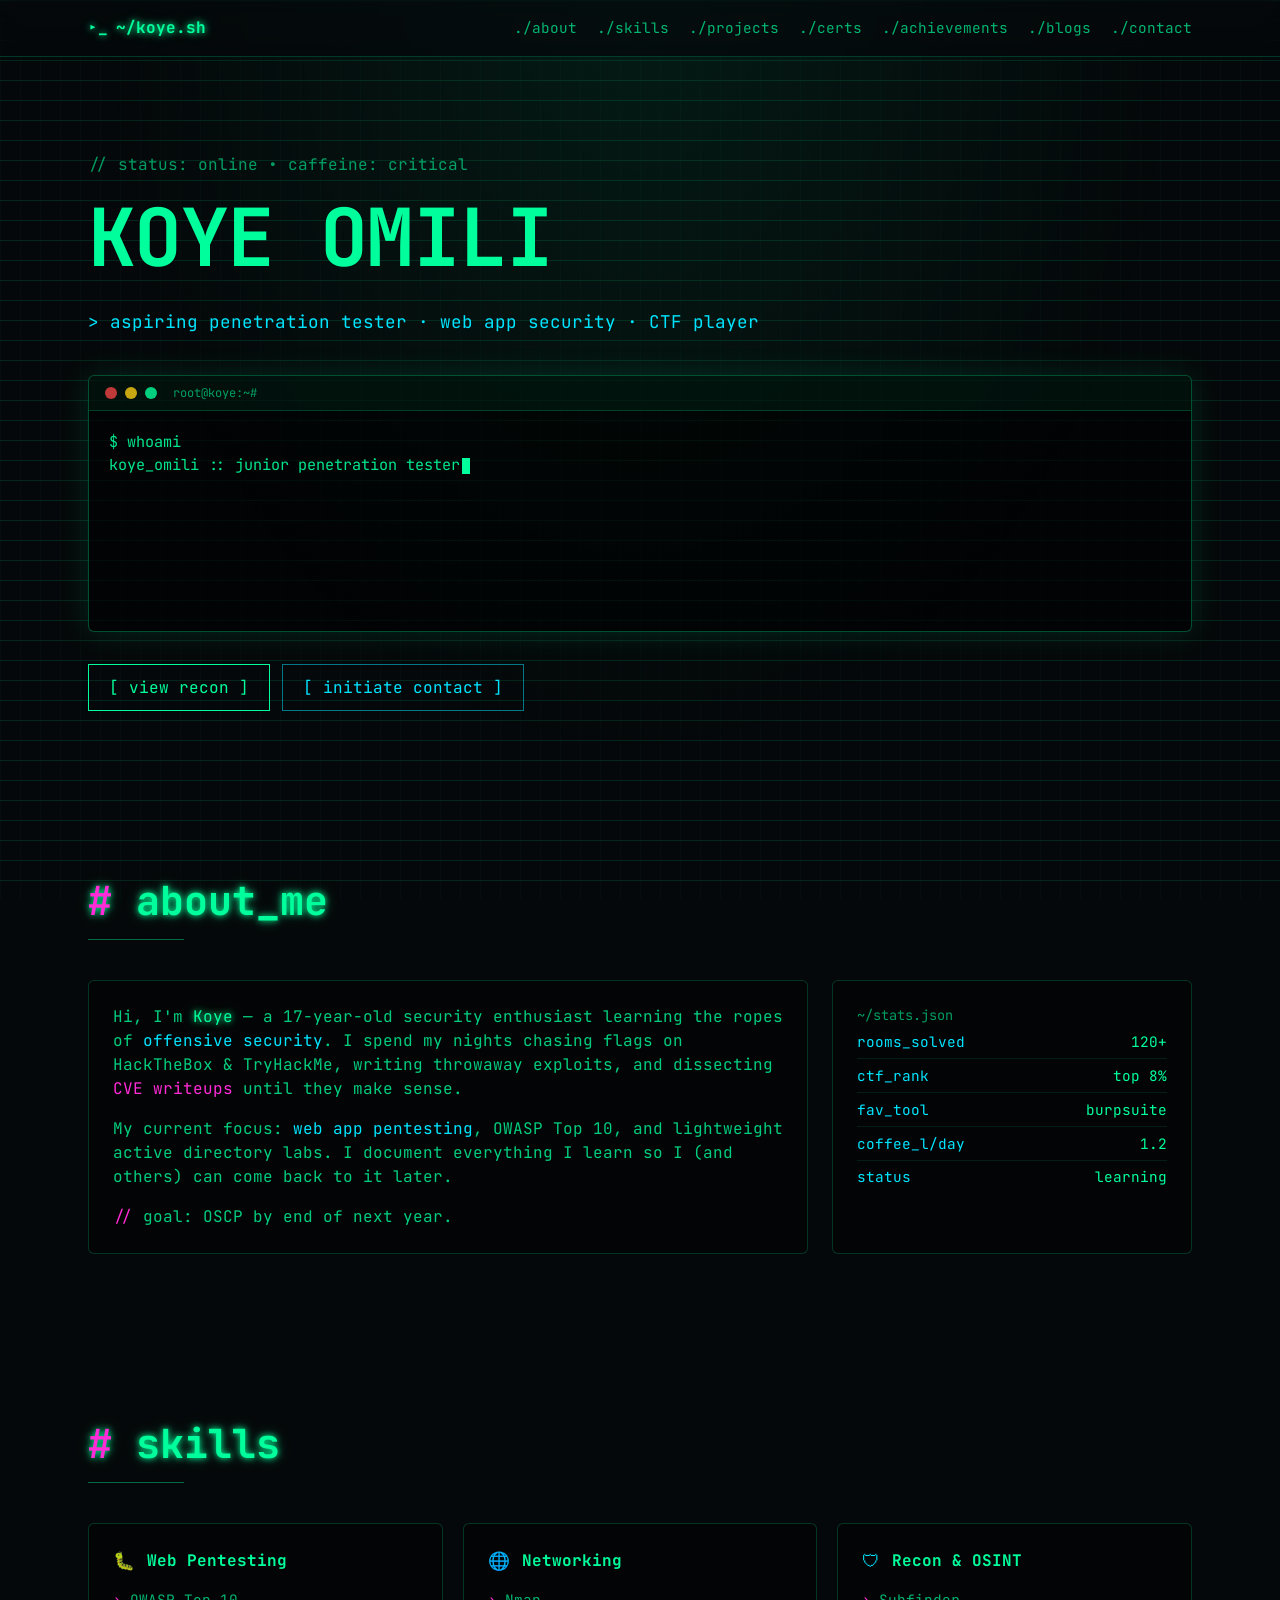
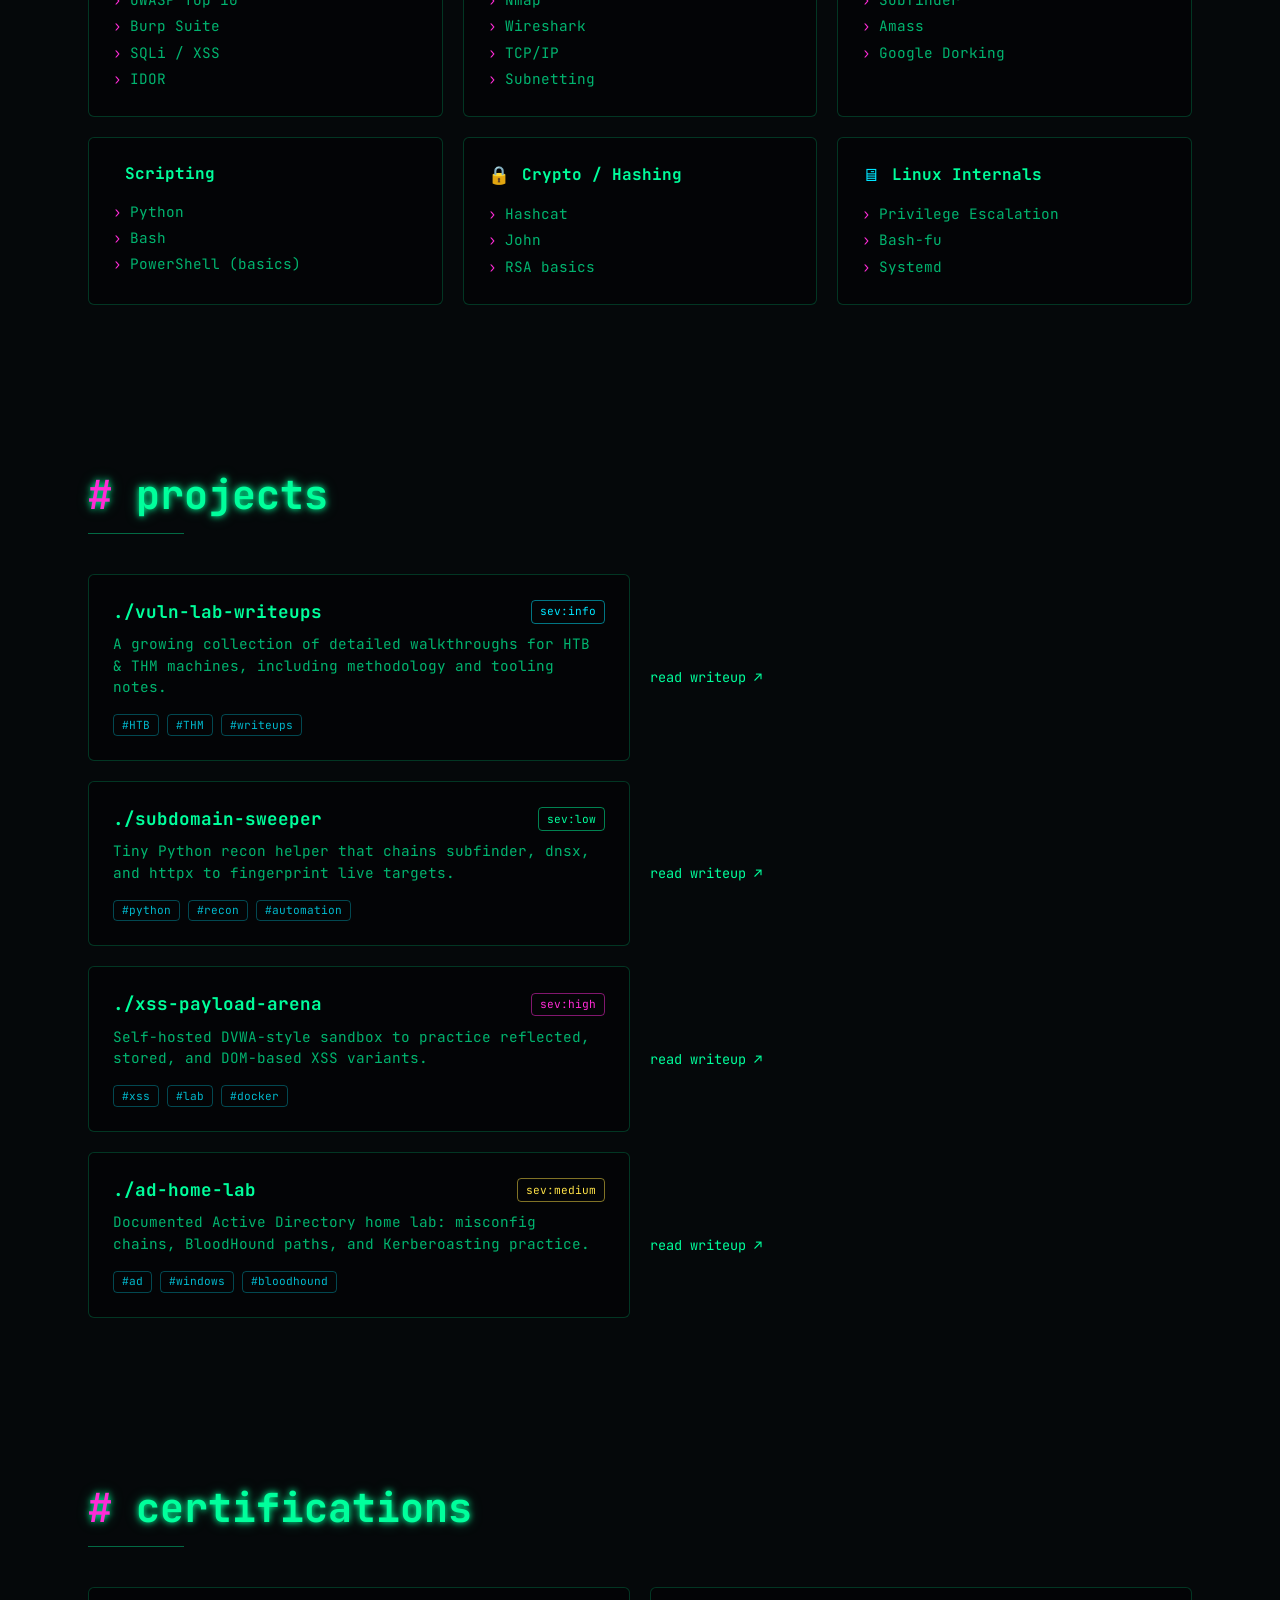
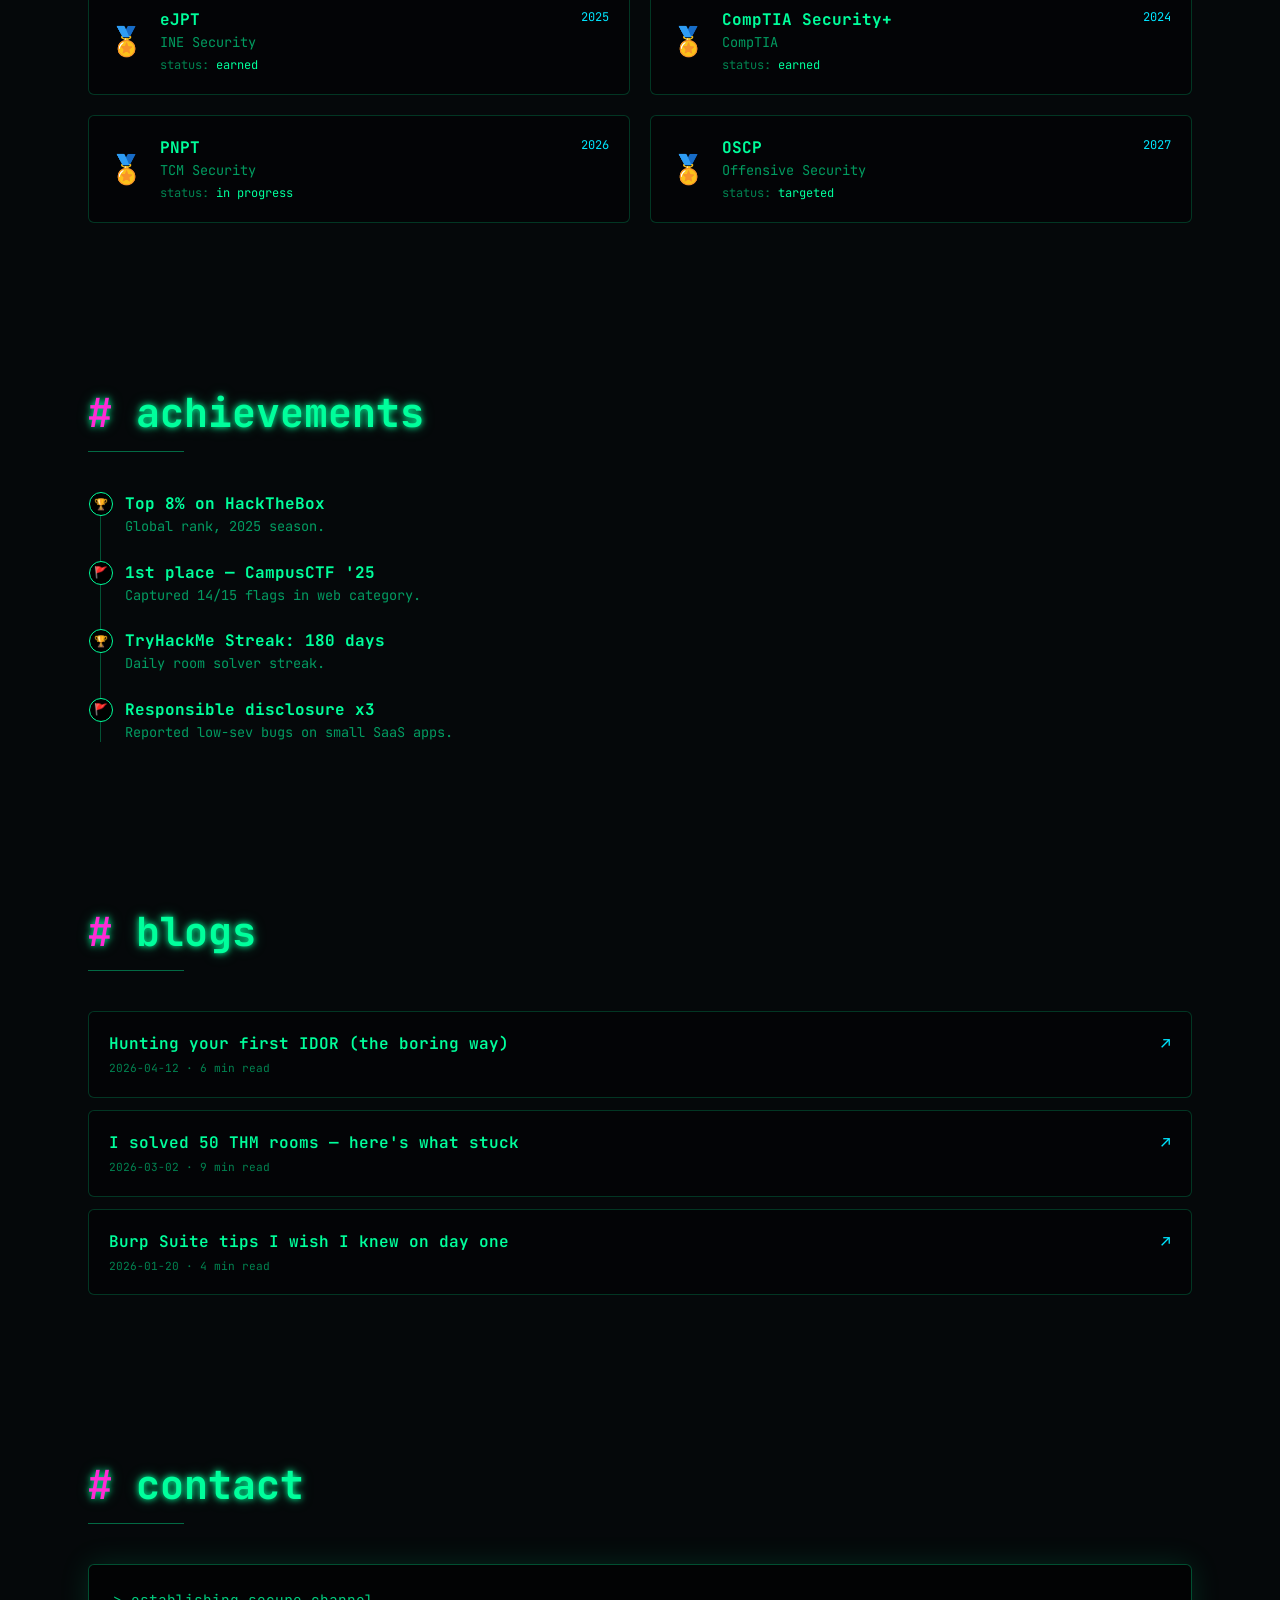
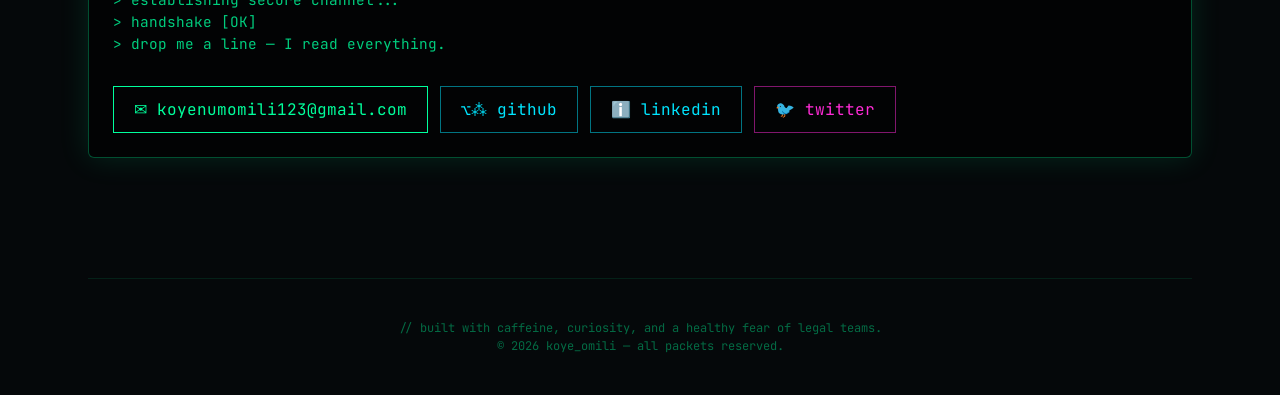
<file: index.html>
<!DOCTYPE html>
<html lang="en">

<head>
  <meta charset="UTF-8" />
  <meta name="viewport" content="width=device-width, initial-scale=1" />
  <title>Koye Omili — Junior Penetration Tester</title>
  <meta name="description"
    content="Portfolio of Koye Omili, a beginner penetration tester focused on web security, CTFs, and offensive research." />
  <meta property="og:title" content="Koye Omili — Junior Penetration Tester" />
  <meta property="og:description" content="Web pentesting, CTFs, writeups and security research." />
  <link rel="preconnect" href="https://fonts.googleapis.com" />
  <link rel="preconnect" href="https://fonts.gstatic.com" crossorigin />
  <link rel="stylesheet"
    href="https://fonts.googleapis.com/css2?family=JetBrains+Mono:wght@400;500;700&family=Share+Tech+Mono&display=swap" />
  <link rel="stylesheet" href="styles.css" />
  <meta name="google-site-verification" content="vzgyAZ0OdzNsra5fVZMrkfT1EmpEcz-JHR0092jANQA" />
</head>

<body>
  <!-- Animated backdrop -->
  <div class="bg-grid"></div>
  <div class="bg-radial"></div>
  <div class="scanline"></div>

  <!-- Nav -->
  <header class="nav">
    <div class="nav-inner container">
      <a href="#top" class="brand text-glow">
        <span class="icon">▸_</span>
        <span>~/koye.sh</span>
      </a>
      <nav class="nav-links">
        <a href="#about">./about</a>
        <a href="#skills">./skills</a>
        <a href="#projects">./projects</a>
        <a href="#certifications">./certs</a>
        <a href="#achievements">./achievements</a>
        <a href="#blogs">./blogs</a>
        <a href="#contact">./contact</a>
      </nav>
    </div>
  </header>

  <main class="container">
    <!-- Hero -->
    <section id="top" class="hero">
      <p class="flicker muted">// status: online • caffeine: critical</p>
      <h1 class="hero-title glitch" data-text="KOYE OMILI">KOYE OMILI</h1>
      <p class="hero-sub">&gt; aspiring penetration tester · web app security · CTF player</p>

      <div class="terminal">
        <div class="terminal-bar">
          <span class="dot red"></span>
          <span class="dot yellow"></span>
          <span class="dot green"></span>
          <span class="terminal-title">root@koye:~#</span>
        </div>
        <div class="terminal-body" id="terminal-body"></div>
      </div>

      <div class="cta-row">
        <a href="#projects" class="btn btn-neon pulse-glow">[ view recon ]</a>
        <a href="#contact" class="btn btn-cyber">[ initiate contact ]</a>
      </div>
    </section>

    <!-- About -->
    <section id="about" class="section">
      <h2 class="section-title"><span class="hash">#</span> about_me</h2>
      <div class="rule"></div>
      <div class="about-grid">
        <div class="card float-up about-text">
          <p>Hi, I'm <span class="text-glow neon">Koye</span> — a 17-year-old security enthusiast learning the ropes of
            <span class="cyber">offensive security</span>. I spend my nights chasing flags on HackTheBox &amp;
            TryHackMe, writing throwaway exploits, and dissecting <span class="magenta">CVE writeups</span> until they
            make sense.
          </p>
          <p>My current focus: <span class="cyber">web app pentesting</span>, OWASP Top 10, and lightweight active
            directory labs. I document everything I learn so I (and others) can come back to it later.</p>
          <p class="muted"><span class="magenta">//</span> goal: OSCP by end of next year.</p>
        </div>
        <div class="card stats-card">
          <p class="muted small">~/stats.json</p>
          <div class="stat"><span class="cyber">rooms_solved</span><span class="neon">120+</span></div>
          <div class="stat"><span class="cyber">ctf_rank</span><span class="neon">top 8%</span></div>
          <div class="stat"><span class="cyber">fav_tool</span><span class="neon">burpsuite</span></div>
          <div class="stat"><span class="cyber">coffee_l/day</span><span class="neon">1.2</span></div>
          <div class="stat"><span class="cyber">status</span><span class="neon">learning</span></div>
        </div>
      </div>
    </section>

    <!-- Skills -->
    <section id="skills" class="section">
      <h2 class="section-title"><span class="hash">#</span> skills</h2>
      <div class="rule"></div>
      <div class="grid-3" id="skills-grid"></div>
    </section>

    <!-- Projects -->
    <section id="projects" class="section">
      <h2 class="section-title"><span class="hash">#</span> projects</h2>
      <div class="rule"></div>
      <div class="grid-2" id="projects-grid"></div>
    </section>

    <!-- Certifications -->
    <section id="certifications" class="section">
      <h2 class="section-title"><span class="hash">#</span> certifications</h2>
      <div class="rule"></div>
      <div class="grid-2" id="certs-grid"></div>
    </section>

    <!-- Achievements -->
    <section id="achievements" class="section">
      <h2 class="section-title"><span class="hash">#</span> achievements</h2>
      <div class="rule"></div>
      <ol class="timeline" id="achievements-list"></ol>
    </section>

    <!-- Blogs -->
    <section id="blogs" class="section">
      <h2 class="section-title"><span class="hash">#</span> blogs</h2>
      <div class="rule"></div>
      <div class="blogs" id="blogs-list"></div>
    </section>

    <!-- Contact -->
    <section id="contact" class="section">
      <h2 class="section-title"><span class="hash">#</span> contact</h2>
      <div class="rule"></div>
      <div class="terminal contact-panel">
        <pre class="contact-pre">&gt; establishing secure channel...
&gt; handshake [OK]
&gt; drop me a line — I read everything.</pre>
        <div class="cta-row">
          <a href="mailto:koyenumomili123@gmail.com" class="btn btn-neon">✉ koyenumomili123@gmail.com</a>
          <a href="#" class="btn btn-cyber">⌥⁂ github</a>
          <a href="#" class="btn btn-cyber">ℹ️ linkedin</a>
          <a href="#" class="btn btn-magenta">🐦 twitter</a>
        </div>
      </div>
    </section>

    <footer class="footer">
      <p>// built with caffeine, curiosity, and a healthy fear of legal teams.</p>
      <p>© <span id="year"></span> koye_omili — all packets reserved.</p>
    </footer>
  </main>

  <script src="main.js"></script>
</body>

</html>
</file>
<file: styles.css>
/* === Hacker / Cyber Theme === */
:root {
  --neon: #00ff9c;
  --cyber: #00e5ff;
  --magenta: #ff2bd6;
  --bg: #05080a;
  --terminal: #0a0f0d;
  --mono: "JetBrains Mono", ui-monospace, SFMono-Regular, Menlo, monospace;
}

* {
  box-sizing: border-box;
  margin: 0;
  padding: 0;
}

html,
body {
  background: var(--bg);
  color: var(--neon);
  font-family: var(--mono);
}

body {
  min-height: 100vh;
  overflow-x: hidden;
  position: relative;
  line-height: 1.5;
}

a {
  color: inherit;
  text-decoration: none;
}

.container {
  max-width: 72rem;
  margin: 0 auto;
  padding: 0 1.5rem;
  position: relative;
  z-index: 10;
}

/* Backdrops */
.bg-grid {
  position: fixed;
  inset: 0;
  pointer-events: none;
  opacity: .6;
  background-image:
    linear-gradient(#00ff9c33 1px, transparent 1px),
    linear-gradient(90deg, #2260481a 1px, transparent 1px);
  background-size: 20px 20px;
}

.bg-radial {
  position: fixed;
  inset: 0;
  pointer-events: none;
  background: radial-gradient(ellipse at top, #00ff9c14, transparent 60%);
}

.scanline {
  position: fixed;
  left: 0;
  right: 0;
  height: 1px;
  background: rgba(0, 255, 156, .3);
  filter: blur(1px);
  animation: scanline 6s linear infinite;
  pointer-events: none;
  z-index: 5;
}

/* Color helpers */
.neon {
  color: var(--neon);
}

.cyber {
  color: var(--cyber);
}

.magenta {
  color: var(--magenta);
}

.muted {
  color: rgba(0, 255, 156, .6);
}

.small {
  font-size: .85rem;
}

.text-glow {
  text-shadow: 0 0 6px var(--neon), 0 0 14px rgba(0, 255, 156, .4);
}

.hash {
  color: var(--magenta);
}

/* Nav */
.nav {
  position: sticky;
  top: 0;
  z-index: 30;
  backdrop-filter: blur(10px);
  background: rgba(5, 8, 10, .7);
  border-bottom: 1px solid rgba(0, 255, 156, .2);
}

.nav-inner {
  display: flex;
  align-items: center;
  justify-content: space-between;
  padding: 1rem 1.5rem;
}

.brand {
  display: flex;
  align-items: center;
  gap: .5rem;
  font-weight: 700;
  color: var(--neon);
}

.brand .icon {
  font-family: var(--mono);
}

.nav-links {
  display: none;
  gap: 1.25rem;
  font-size: .9rem;
  color: rgba(0, 255, 156, .7);
}

.nav-links a {
  transition: color .2s, text-shadow .2s;
}

.nav-links a:hover {
  color: var(--neon);
  text-shadow: 0 0 6px var(--neon);
}

@media (min-width: 768px) {
  .nav-links {
    display: flex;
  }
}

/* Hero */
.hero {
  padding: 6rem 0 5rem;
}

.hero-title {
  font-size: clamp(2.5rem, 7vw, 5rem);
  font-weight: 700;
  color: var(--neon);
  letter-spacing: -.02em;
}

.glitch {
  animation: glitch 2.4s infinite;
}

.hero-sub {
  margin-top: .75rem;
  color: var(--cyber);
  font-size: 1.1rem;
}

/* Terminal block */
.terminal {
  margin-top: 2.5rem;
  border: 1px solid rgba(0, 255, 156, .3);
  background: rgba(0, 0, 0, .6);
  box-shadow: 0 0 30px rgba(0, 255, 156, .13);
  border-radius: 6px;
  overflow: hidden;
}

.terminal-bar {
  display: flex;
  align-items: center;
  gap: .5rem;
  padding: .5rem 1rem;
  border-bottom: 1px solid rgba(0, 255, 156, .2);
  background: rgba(0, 255, 156, .05);
}

.dot {
  width: 12px;
  height: 12px;
  border-radius: 50%;
  display: inline-block;
}

.dot.red {
  background: rgba(239, 68, 68, .8);
}

.dot.yellow {
  background: rgba(250, 204, 21, .8);
}

.dot.green {
  background: rgba(0, 255, 156, .8);
}

.terminal-title {
  margin-left: .5rem;
  font-size: .75rem;
  color: rgba(0, 255, 156, .6);
}

.terminal-body {
  padding: 1.25rem;
  min-height: 220px;
  font-size: .95rem;
  color: rgba(0, 255, 156, .9);
  white-space: pre-wrap;
}

.cursor {
  display: inline-block;
  width: 8px;
  height: 16px;
  background: var(--neon);
  margin-left: 2px;
  vertical-align: middle;
  animation: blink 1s step-end infinite;
}

/* Buttons */
.cta-row {
  margin-top: 2rem;
  display: flex;
  flex-wrap: wrap;
  gap: .75rem;
}

.btn {
  padding: .65rem 1.25rem;
  border: 1px solid;
  transition: all .2s;
  display: inline-flex;
  align-items: center;
  gap: .5rem;
  cursor: pointer;
}

.btn-neon {
  border-color: var(--neon);
  color: var(--neon);
}

.btn-neon:hover {
  background: var(--neon);
  color: #000;
}

.btn-cyber {
  border-color: rgba(0, 229, 255, .5);
  color: var(--cyber);
}

.btn-cyber:hover {
  background: rgba(0, 229, 255, .1);
}

.btn-magenta {
  border-color: rgba(255, 43, 214, .5);
  color: var(--magenta);
}

.btn-magenta:hover {
  background: rgba(255, 43, 214, .1);
}

.pulse-glow {
  animation: pulse-glow 2.5s ease-in-out infinite;
}

/* Sections */
.section {
  padding: 5rem 0;
  scroll-margin-top: 5rem;
}

.section-title {
  font-size: clamp(1.75rem, 4vw, 2.5rem);
  font-weight: 700;
  color: var(--neon);
  text-shadow: 0 0 6px var(--neon), 0 0 14px rgba(0, 255, 156, .4);
  margin-bottom: .5rem;
}

.rule {
  height: 1px;
  width: 6rem;
  background: rgba(0, 255, 156, .4);
  margin-bottom: 2.5rem;
}

/* Cards */
.card {
  border: 1px solid rgba(0, 255, 156, .2);
  background: rgba(0, 0, 0, .4);
  padding: 1.5rem;
  border-radius: 6px;
  transition: all .25s;
}

.card:hover {
  border-color: var(--neon);
  box-shadow: 0 0 24px rgba(0, 255, 156, .27);
}

/* About */
.about-grid {
  display: grid;
  gap: 1.5rem;
  grid-template-columns: 1fr;
}

@media (min-width: 768px) {
  .about-grid {
    grid-template-columns: 2fr 1fr;
  }
}

.about-text p {
  color: rgba(0, 255, 156, .8);
  margin-bottom: 1rem;
}

.about-text p:last-child {
  margin-bottom: 0;
}

.stats-card .stat {
  display: flex;
  justify-content: space-between;
  padding: .35rem 0;
  border-bottom: 1px solid rgba(0, 255, 156, .1);
  font-size: .9rem;
}

.stats-card .stat:last-child {
  border-bottom: 0;
}

/* Grids */
.grid-2,
.grid-3 {
  display: grid;
  gap: 1.25rem;
  grid-template-columns: 1fr;
}

@media (min-width: 640px) {

  .grid-2,
  .grid-3 {
    grid-template-columns: repeat(2, 1fr);
  }
}

@media (min-width: 1024px) {
  .grid-3 {
    grid-template-columns: repeat(3, 1fr);
  }
}

/* Skill cards */
.skill-head {
  display: flex;
  align-items: center;
  gap: .75rem;
  margin-bottom: .75rem;
}

.skill-head .ico {
  color: var(--cyber);
  font-size: 1.1rem;
}

.skill-head h3 {
  color: var(--neon);
  font-size: 1rem;
}

.skill-list {
  list-style: none;
  font-size: .9rem;
  color: rgba(0, 255, 156, .7);
}

.skill-list li {
  display: flex;
  align-items: center;
  gap: .5rem;
  padding: .15rem 0;
}

.skill-list li::before {
  content: "›";
  color: var(--magenta);
}

/* Projects */
.project {
  border: 1px solid rgba(0, 255, 156, .2);
  background: rgba(0, 0, 0, .4);
  padding: 1.5rem;
  border-radius: 6px;
  transition: all .25s;
}

.project:hover {
  border-color: var(--neon);
}

.project-head {
  display: flex;
  justify-content: space-between;
  align-items: center;
  margin-bottom: .5rem;
}

.project-head h3 {
  color: var(--neon);
  font-size: 1.1rem;
}

.sev {
  font-size: .7rem;
  padding: .15rem .5rem;
  border: 1px solid;
  border-radius: 4px;
}

.sev-info {
  color: var(--cyber);
  border-color: rgba(0, 229, 255, .5);
}

.sev-low {
  color: var(--neon);
  border-color: rgba(0, 255, 156, .5);
}

.sev-medium {
  color: #fde047;
  border-color: rgba(253, 224, 71, .5);
}

.sev-high {
  color: var(--magenta);
  border-color: rgba(255, 43, 214, .5);
}

.project-desc {
  color: rgba(0, 255, 156, .7);
  font-size: .9rem;
}

.project-tags {
  margin-top: 1rem;
  display: flex;
  flex-wrap: wrap;
  gap: .5rem;
}

.tag {
  font-size: .7rem;
  color: rgba(0, 229, 255, .8);
  border: 1px solid rgba(0, 229, 255, .3);
  padding: .1rem .5rem;
  border-radius: 4px;
}

.project-link {
  margin-top: 1.25rem;
  display: inline-flex;
  align-items: center;
  gap: .25rem;
  font-size: .85rem;
  color: var(--neon);
}

.project-link:hover {
  text-shadow: 0 0 6px var(--neon);
}

/* Certs */
.cert {
  display: flex;
  align-items: center;
  gap: 1rem;
  border: 1px solid rgba(0, 255, 156, .2);
  background: rgba(0, 0, 0, .4);
  padding: 1.25rem;
  border-radius: 6px;
  transition: all .25s;
}

.cert:hover {
  border-color: var(--neon);
}

.cert .award {
  color: var(--magenta);
  font-size: 1.75rem;
}

.cert-body {
  flex: 1;
}

.cert-row {
  display: flex;
  justify-content: space-between;
}

.cert-row h3 {
  color: var(--neon);
  font-size: 1rem;
}

.cert-row .year {
  font-size: .75rem;
  color: var(--cyber);
}

.cert-org {
  font-size: .85rem;
  color: rgba(0, 255, 156, .6);
}

.cert-status {
  font-size: .75rem;
  margin-top: .25rem;
  color: rgba(0, 255, 156, .5);
}

/* Timeline */
.timeline {
  list-style: none;
  border-left: 1px solid rgba(0, 255, 156, .3);
  margin-left: .75rem;
  padding-left: 0;
  display: flex;
  flex-direction: column;
  gap: 1.5rem;
}

.timeline li {
  margin-left: 1.5rem;
  position: relative;
}

.timeline li .bullet {
  position: absolute;
  left: -2.25rem;
  top: 0;
  width: 1.5rem;
  height: 1.5rem;
  border-radius: 50%;
  background: #000;
  border: 1px solid var(--neon);
  display: flex;
  align-items: center;
  justify-content: center;
  color: var(--neon);
  font-size: .7rem;
}

.timeline h3 {
  color: var(--neon);
  font-size: 1rem;
}

.timeline p {
  font-size: .85rem;
  color: rgba(0, 255, 156, .6);
}

/* Blogs */
.blogs {
  display: flex;
  flex-direction: column;
  gap: .75rem;
}

.blog {
  display: block;
  border: 1px solid rgba(0, 255, 156, .2);
  background: rgba(0, 0, 0, .4);
  padding: 1.25rem;
  border-radius: 6px;
  transition: all .25s;
}

.blog:hover {
  border-color: var(--neon);
  background: rgba(0, 255, 156, .05);
}

.blog-row {
  display: flex;
  justify-content: space-between;
  align-items: center;
}

.blog h3 {
  color: var(--neon);
  font-size: 1rem;
  font-weight: 600;
}

.blog:hover h3 {
  text-shadow: 0 0 6px var(--neon);
}

.blog-meta {
  font-size: .7rem;
  color: rgba(0, 255, 156, .5);
  margin-top: .25rem;
}

/* Contact */
.contact-panel {
  padding: 1.5rem;
}

.contact-pre {
  color: rgba(0, 255, 156, .8);
  font-size: .9rem;
  font-family: var(--mono);
  white-space: pre-wrap;
}

/* Footer */
.footer {
  padding: 2.5rem 0;
  text-align: center;
  font-size: .75rem;
  color: rgba(0, 255, 156, .4);
  border-top: 1px solid rgba(0, 255, 156, .1);
  margin-top: 2.5rem;
}

/* === Animations === */
@keyframes blink {

  0%,
  50% {
    opacity: 1;
  }

  51%,
  100% {
    opacity: 0;
  }
}

@keyframes scanline {
  0% {
    transform: translateY(-100%);
  }

  100% {
    transform: translateY(100vh);
  }
}

@keyframes flicker {

  0%,
  19%,
  21%,
  23%,
  25%,
  54%,
  56%,
  100% {
    opacity: 1;
  }

  20%,
  24%,
  55% {
    opacity: .5;
  }
}

@keyframes glitch {

  0%,
  100% {
    transform: translate(0);
    text-shadow: 0 0 2px #00ff9c;
  }

  20% {
    transform: translate(-2px, 1px);
    text-shadow: 2px 0 #ff2bd6, -2px 0 #00e5ff;
  }

  40% {
    transform: translate(2px, -1px);
    text-shadow: -2px 0 #ff2bd6, 2px 0 #00e5ff;
  }

  60% {
    transform: translate(-1px, 1px);
  }

  80% {
    transform: translate(1px, -1px);
  }
}

@keyframes float-up {
  0% {
    opacity: 0;
    transform: translateY(20px);
  }

  100% {
    opacity: 1;
    transform: translateY(0);
  }
}

@keyframes pulse-glow {

  0%,
  100% {
    box-shadow: 0 0 8px rgba(0, 255, 156, .27), 0 0 20px rgba(0, 255, 156, .13);
  }

  50% {
    box-shadow: 0 0 16px rgba(0, 255, 156, .6), 0 0 40px rgba(0, 255, 156, .27);
  }
}

.flicker {
  animation: flicker 4s linear infinite;
}

.float-up {
  animation: float-up .7s ease-out both;
}
</file>
